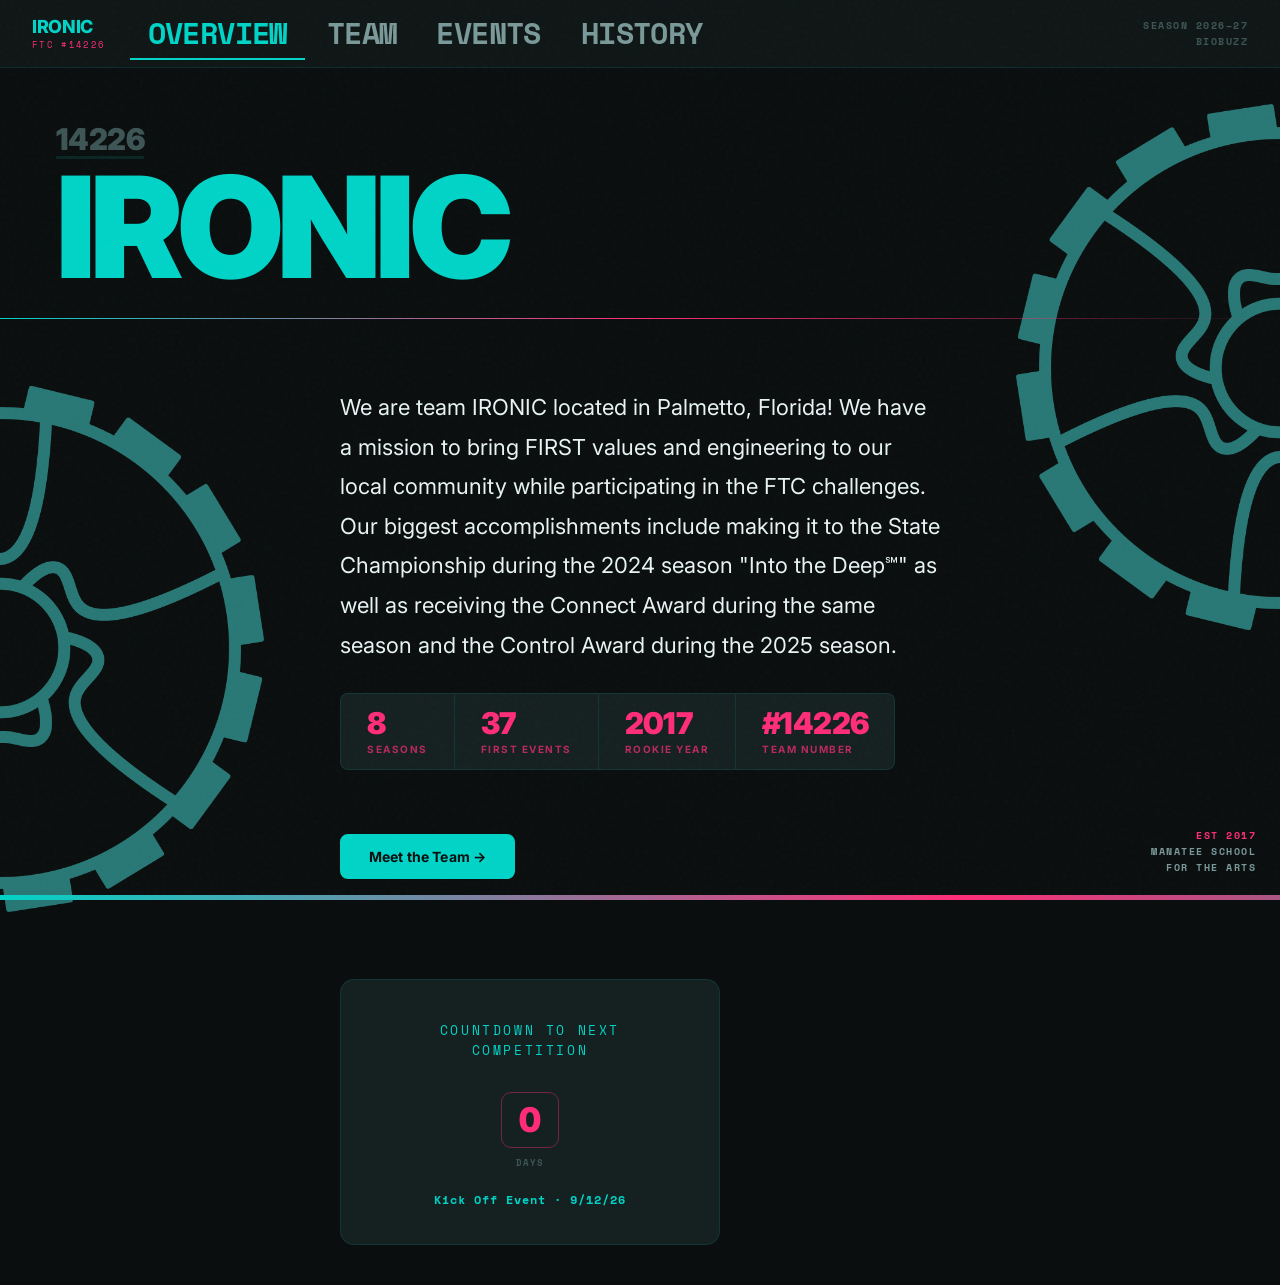
<file: index.html>
<!DOCTYPE html>
<html lang="en">
<head>
<meta charset="UTF-8">
<meta name="viewport" content="width=device-width, initial-scale=1.0">
<title>Team IRONIC</title>
<link rel="preconnect" href="https://fonts.googleapis.com">
<link rel="preconnect" href="https://fonts.gstatic.com" crossorigin>
<link href="https://fonts.googleapis.com/css2?family=Inter:wght@300;400;500;600;700;800;900&family=Space+Mono:wght@400;700&display=swap" rel="stylesheet">
<link rel="stylesheet" href="style.css">
</head>
<!--
  HOME / OVERVIEW PAGE

  What's on this page, top to bottom:
    1. Top bar (nav), same one every page uses
    2. Hero banner, team name plus the spinning gears
    3. Overview section, the paragraph, stat numbers, button and countdown card
    4. RGB strip at the very bottom

  Quick edits:
  - Bio paragraph, edit the <p class="lead"> text below.
  - Stat numbers (Seasons, FIRST Events, Rookie Year, Team #), edit
    the .hero-stat-num spans.
  - Countdown date, set NEXT_COMP_DATE in script.js. The card now
    only shows Days (hours/min/sec were dropped from both here and
    script.js) — so it only needs re-checking once a day, not once
    a second.
  - "14226" under the team name uses type-caption-heading now
    (bumped up from type-subhead) so it reads bigger.
  - Full notes on this file's CSS are in style-guide.pdf, sections
    6 through 10.
  - Text sizing (headline, subhead, body copy, caption heading,
    caption, button) comes from the shared "type-" classes in
    style.css section 15. Anything using Space Mono also gets the
    "mono" class from that same section.
-->
<body data-page="index.html">


<!-- TOP BAR -->
<header class="topbar">
  <div class="topbar-brand">
    <div class="topbar-logo"><span>IRON</span>IC</div>
    <div class="topbar-number mono">FTC #14226</div>
  </div>
  <nav class="topbar-links">
    <a class="nav-link type-caption-heading" href="index.html">Overview</a>
    <a class="nav-link type-caption-heading" href="team.html">Team</a>
    <a class="nav-link type-caption-heading" href="events.html">Events</a>
    <a class="nav-link type-caption-heading" href="history.html">History</a>
  </nav>
  <div class="topbar-meta type-caption mono">
    Season 2026–27<br>
    BIOBUZZ
  </div>
</header>

  <main>

<div class="page active" id="page-overview">

  <!-- Hero banner: title on the left, EST/school info bottom right,
       gears hanging off the bottom corners -->
  <div class="hero-banner-wrap">

    <div class="hero-desktop">

      <!-- title block -->
      <div class="hero-top-row">
        <div class="hero-title-block">
          <div class="hero-teamnum type-caption-heading">14226</div>
          <div class="hero-teamname type-hero-headline">IRONIC</div>
        </div>
      </div>

      <!-- meta info, bottom right corner -->
      <div class="hero-meta-block">
        <div class="hero-meta-line type-caption mono">EST 2017</div>
        <div class="hero-meta-line type-caption mono">Manatee School</div>
        <div class="hero-meta-line type-caption mono">for the Arts</div>
      </div>

      <!-- decorative spinning gears, bleed off the corners -->
      <div class="hero-gear-desktop-left">
        <img src="gear.png" alt="" class="gear-spin">
      </div>
      <div class="hero-gear-desktop-right">
        <img src="gear.png" alt="" class="gear-spin-reverse">
      </div>

      <!-- cutoff line -->
      <div class="hero-cutoff-line"></div>
    </div>

  </div>

  <!-- OVERVIEW: lead paragraph + stat pills + CTA (left) / countdown card (right) -->
  <div class="overview-hero" style="grid-template-columns: 1fr; border-right: none; border-bottom: none; background: transparent; position: relative; z-index: 2; align-items: start; min-height: 0; margin-top: -100px;">

    <div class="hero-text" style="border-right: none; padding: 0px 340px 40px 340px; background: transparent; display: flex; flex-direction: row; align-items: flex-end; justify-content: flex-start; gap: 60px; flex-wrap: wrap;">

      <!-- left: paragraph + stats -->
      <div style="flex: 1 1 480px; min-width: 0;">
        <p class="lead type-body" style="max-width: 640px; margin-bottom: 28px;">We are team IRONIC located in Palmetto, Florida! We have a mission to bring FIRST values and engineering to our local community while participating in the FTC challenges. Our biggest accomplishments include making it to the State Championship during the 2024 season "Into the Deep℠" as well as receiving the Connect Award during the same season and the Control Award during the 2025 season.</p>

        <!-- fact box / stats bar -->
        <div class="hero-stats" style="position: relative; z-index: 3;">
          <div class="hero-stat">
            <span class="hero-stat-num type-caption-heading">8</span>
            <span class="hero-stat-label type-caption">Seasons</span>
          </div>
          <div class="hero-stat-div"></div>
          <div class="hero-stat">
            <span class="hero-stat-num type-caption-heading">37</span>
            <span class="hero-stat-label type-caption">FIRST Events</span>
          </div>
          <div class="hero-stat-div"></div>
          <div class="hero-stat">
            <span class="hero-stat-num type-caption-heading">2017</span>
            <span class="hero-stat-label type-caption">Rookie Year</span>
          </div>
          <div class="hero-stat-div"></div>
          <div class="hero-stat">
            <span class="hero-stat-num type-caption-heading">#14226</span>
            <span class="hero-stat-label type-caption">Team Number</span>
          </div>
        </div>

        <button class="type-button" onclick="window.location.href='team.html'" style="
          margin-top: 24px;
          padding: 12px 27px;
          background: var(--teal);
          color: var(--bg);
          border: 2px solid var(--teal);
          border-radius: 8px;
          cursor: pointer;
          transition: background 0.15s, color 0.15s, border-color 0.15s;
        " onmouseover="this.style.background='transparent'; this.style.color='var(--pink)'; this.style.borderColor='var(--pink)';" onmouseout="this.style.background='var(--teal)'; this.style.color='var(--bg)'; this.style.borderColor='var(--teal)';">
          Meet the Team →
        </button>
      </div>

      <!-- right side: countdown card, lines up with the stats bar automatically -->
      <div class="countdown-card" id="countdownCard" style="flex: 0 0 380px; align-self: flex-start; margin-top: 40px;">
        <div class="countdown-label mono">
          Countdown to Next Competition
        </div>
        <div class="countdown-digits">
          <div class="countdown-unit">
            <div class="countdown-num" id="cd-days">--</div>
            <div class="countdown-sublabel mono">Days</div>
          </div>
        </div>
        <div class="countdown-event mono">Kick Off Event · 9/12/26</div>
      </div>

    </div>
  </div>
</div>

</main>

<!-- RGB light strip, cycles through site colors at the very bottom of the page -->
<div class="rgb-strip"></div>

<script src="script.js"></script>
</body>
</html>
</file>
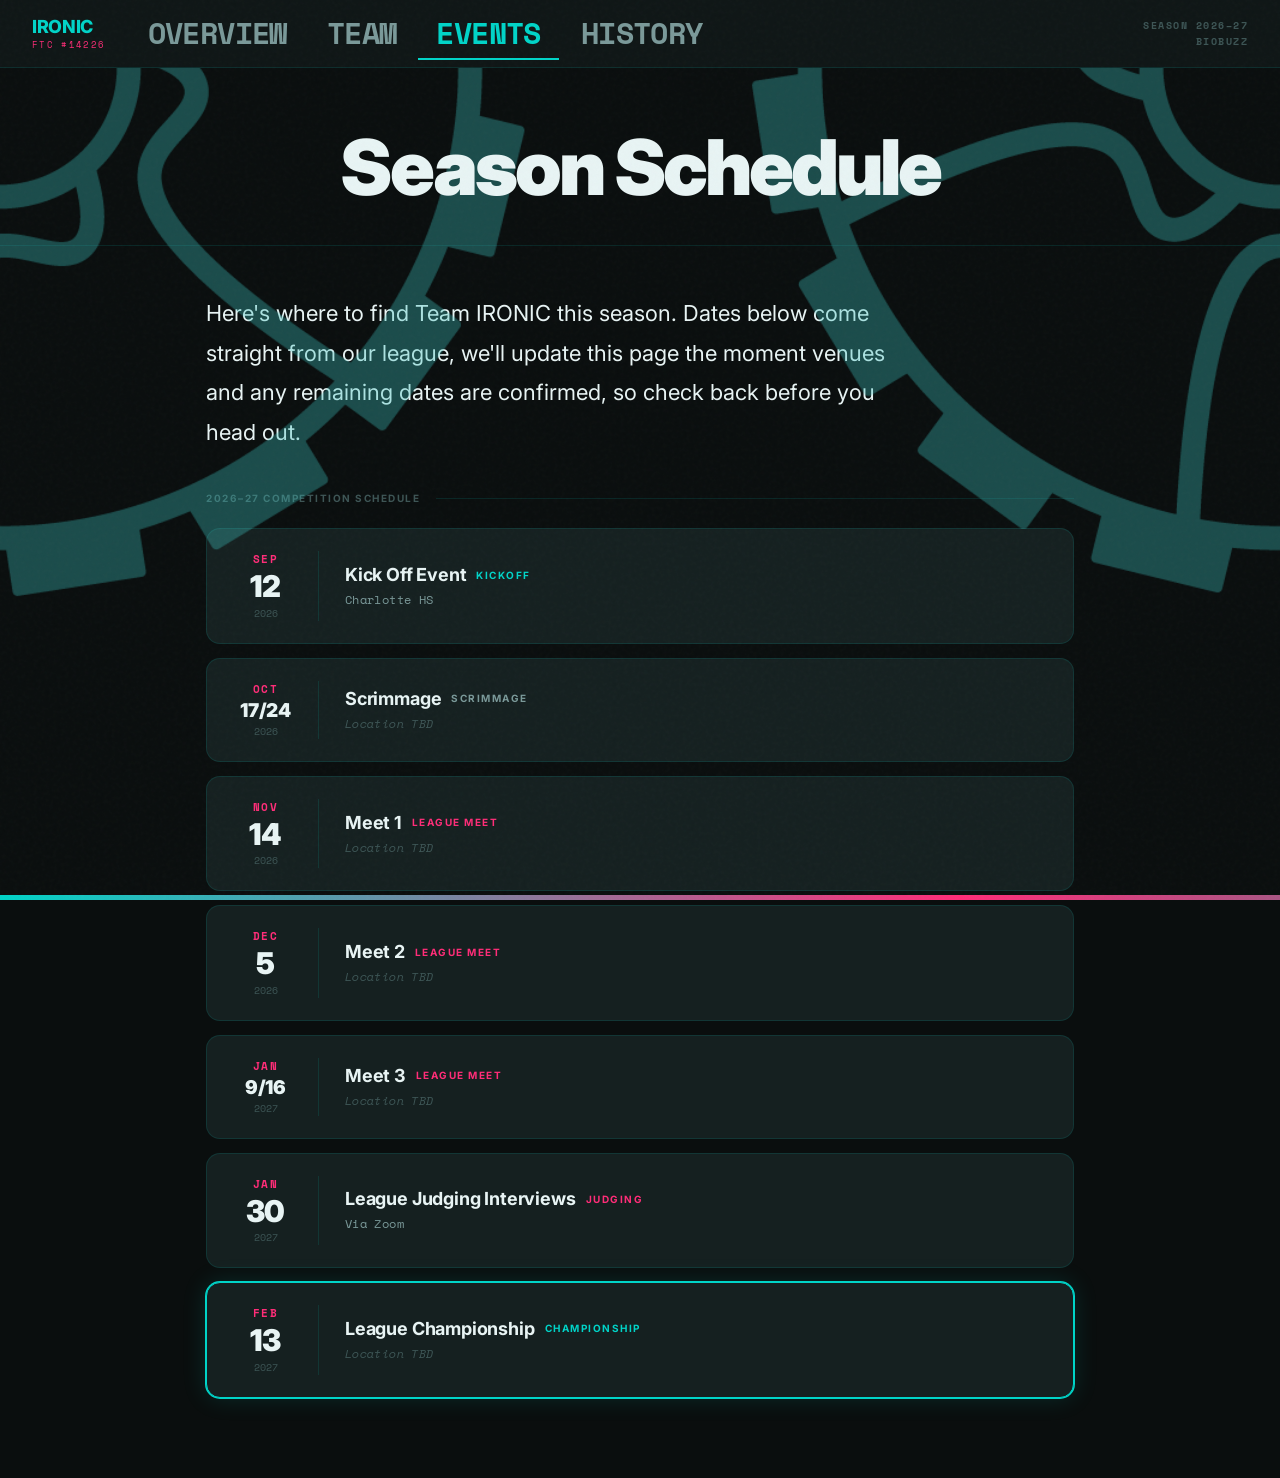
<file: events.html>
<!DOCTYPE html>
<html lang="en">
<head>
<meta charset="UTF-8">
<meta name="viewport" content="width=device-width, initial-scale=1.0">
<title>Team IRONIC</title>
<link rel="preconnect" href="https://fonts.googleapis.com">
<link rel="preconnect" href="https://fonts.gstatic.com" crossorigin>
<link href="https://fonts.googleapis.com/css2?family=Inter:wght@300;400;500;600;700;800;900&family=Space+Mono:wght@400;700&display=swap" rel="stylesheet">
<link rel="stylesheet" href="style.css">
</head>
<!--
  EVENTS / SCHEDULE PAGE

  What's on this page, top to bottom:
    1. Top bar (nav), same one every page uses
    2. Page header, "Season Schedule" title plus the corner gears —
       this is the only page that still has them (Team's copy got
       removed) and the faint year watermark got dropped here too
    3. Events content, intro text, and .event-timeline

  How to add an event:
  Copy one <div class="event-card"> block inside .event-timeline and
  edit the month, day, year, event name and location.

  The event type tag used to be a pill badge, that got dropped. It's
  now just plain text using the shared "type-caption" class plus a
  color: "text-teal" for kickoff/championship, "text-pink" for
  meet/judging, "text-dim" for scrimmage. Add class "featured" to
  event-card for the glowing highlight, that's what the championship
  uses.

  Full notes on this file's CSS are in style-guide.pdf, section 11.
-->
<body data-page="events.html">


<!-- TOP BAR -->
<header class="topbar">
  <div class="topbar-brand">
    <div class="topbar-logo"><span>IRON</span>IC</div>
    <div class="topbar-number mono">FTC #14226</div>
  </div>
  <nav class="topbar-links">
    <a class="nav-link type-caption-heading" href="index.html">Overview</a>
    <a class="nav-link type-caption-heading" href="team.html">Team</a>
    <a class="nav-link type-caption-heading" href="events.html">Events</a>
    <a class="nav-link type-caption-heading" href="history.html">History</a>
  </nav>
  <div class="topbar-meta type-caption mono">
    Season 2026–27<br>
    BIOBUZZ
  </div>
</header>

  <main>

<div class="page active" id="page-events">
  <div class="page-header" style="position: relative; text-align: center; overflow: visible;">
    <h1 class="page-title type-headline" style="white-space: nowrap; position: relative; z-index: 3;">Season Schedule</h1>

    <!-- top-right gear -->
    <div style="position: absolute; top: 0; right: 0; width: 600px; height: 600px; overflow: hidden; pointer-events: none; z-index: 1;">
      <img src="gear.png" alt="" style="position: absolute; top: -600px; right: -600px; width: 1200px; height: 1200px; opacity: 0.35; animation: spin-cw 20s linear infinite;">
    </div>

    <!-- top-left gear -->
    <div style="position: absolute; top: 0; left: 0; width: 600px; height: 600px; overflow: hidden; pointer-events: none; z-index: 1;">
      <img src="gear.png" alt="" style="position: absolute; top: -600px; left: -600px; width: 1200px; height: 1200px; opacity: 0.35; animation: spin-ccw 20s linear infinite;">
    </div>
  </div>

  <div class="events-content">

    <p class="lead type-body events-intro">
      Here's where to find Team IRONIC this season. Dates below come straight from our league, we'll
      update this page the moment venues and any remaining dates are confirmed, so check back before you head out.
    </p>

    <div class="events-section-title type-caption">2026–27 Competition Schedule</div>

    <div class="event-timeline">

      <!-- Kick Off -->
      <div class="event-card">
        <div class="event-date-block">
          <div class="event-month mono">Sep</div>
          <div class="event-day type-caption-heading">12</div>
          <div class="event-year mono">2026</div>
        </div>
        <div class="event-body">
          <div class="event-name-row">
            <span class="event-name">Kick Off Event</span>
            <span class="type-caption text-teal">Kickoff</span>
          </div>
          <div class="event-location mono">Charlotte HS</div>
        </div>
      </div>

      <!-- Scrimmage -->
      <div class="event-card">
        <div class="event-date-block">
          <div class="event-month mono">Oct</div>
          <div class="event-day multi type-caption-heading">17/24</div>
          <div class="event-year mono">2026</div>
        </div>
        <div class="event-body">
          <div class="event-name-row">
            <span class="event-name">Scrimmage</span>
            <span class="type-caption text-dim">Scrimmage</span>
          </div>
          <div class="event-location tbd mono">Location TBD</div>
        </div>
      </div>

      <!-- Meet 1 -->
      <div class="event-card">
        <div class="event-date-block">
          <div class="event-month mono">Nov</div>
          <div class="event-day type-caption-heading">14</div>
          <div class="event-year mono">2026</div>
        </div>
        <div class="event-body">
          <div class="event-name-row">
            <span class="event-name">Meet 1</span>
            <span class="type-caption text-pink">League Meet</span>
          </div>
          <div class="event-location tbd mono">Location TBD</div>
        </div>
      </div>

      <!-- Meet 2 -->
      <div class="event-card">
        <div class="event-date-block">
          <div class="event-month mono">Dec</div>
          <div class="event-day type-caption-heading">5</div>
          <div class="event-year mono">2026</div>
        </div>
        <div class="event-body">
          <div class="event-name-row">
            <span class="event-name">Meet 2</span>
            <span class="type-caption text-pink">League Meet</span>
          </div>
          <div class="event-location tbd mono">Location TBD</div>
        </div>
      </div>

      <!-- Meet 3 -->
      <div class="event-card">
        <div class="event-date-block">
          <div class="event-month mono">Jan</div>
          <div class="event-day multi type-caption-heading">9/16</div>
          <div class="event-year mono">2027</div>
        </div>
        <div class="event-body">
          <div class="event-name-row">
            <span class="event-name">Meet 3</span>
            <span class="type-caption text-pink">League Meet</span>
          </div>
          <div class="event-location tbd mono">Location TBD</div>
        </div>
      </div>

      <!-- Judging -->
      <div class="event-card">
        <div class="event-date-block">
          <div class="event-month mono">Jan</div>
          <div class="event-day type-caption-heading">30</div>
          <div class="event-year mono">2027</div>
        </div>
        <div class="event-body">
          <div class="event-name-row">
            <span class="event-name">League Judging Interviews</span>
            <span class="type-caption text-pink">Judging</span>
          </div>
          <div class="event-location mono">Via Zoom</div>
        </div>
      </div>

      <!-- Championship -->
      <div class="event-card featured">
        <div class="event-date-block">
          <div class="event-month mono">Feb</div>
          <div class="event-day type-caption-heading">13</div>
          <div class="event-year mono">2027</div>
        </div>
        <div class="event-body">
          <div class="event-name-row">
            <span class="event-name">League Championship</span>
            <span class="type-caption text-teal">Championship</span>
          </div>
          <div class="event-location tbd mono">Location TBD</div>
        </div>
      </div>

    </div>

  </div>

</div>

</main>

<!-- RGB light strip, cycles through site colors at the very bottom of the page -->
<div class="rgb-strip"></div>

<script src="script.js"></script>
</body>
</html>
</file>
<file: style.css>
/* TABLE OF CONTENTS
   Full explanations for each numbered section live in
   style-guide.pdf. This file just keeps the section markers so you
   can jump around fast.

   1.  Color variables
   2.  Baseline setup
   3.  Background texture
   4.  Navigation bar
   5.  Page intersection with nav prevention
   6.  Page headlines
   7.  Index - General overview
   8.  Index - decoration
   9.  Gear spinning animation
   10. Event countdown card
   11. Events overall page
   12. Team overall page
   13. Scroll bar
   14. RGB strip
   15. Typography system
   16. Utility text colors
   17. History - past seasons page
*/


/* 1. Color variables */
:root {
  --teal: #00D4C8;
  --teal-dim: #00A89E;
  --teal-glow: rgba(0,212,200,0.15);
  --teal-border: rgba(0,212,200,0.3);
  --pink: #FF2D78;
  --pink-dim: rgba(255,45,120,0.15);
  --bg: #0A0E0E;
  --bg2: #0F1616;
  --bg3: #131E1E;
  --surface: #152020;
  --surface2: #1C2B2B;
  --text: #E8F4F4;
  --text-dim: #7A9999;
  --text-muted: #3D5555;
  --border: rgba(0,212,200,0.12);
}


/* 2. Baseline setup */
* { margin: 0; padding: 0; box-sizing: border-box; }

html { scroll-behavior: smooth; }

body {
  background: var(--bg);
  color: var(--text);
  font-family: "Inter", sans-serif;
  font-weight: 400;
  min-height: 100vh;
  overflow-x: hidden;
}


/* 3. Background texture */
body::before {
  content: "";
  position: fixed;
  inset: 0;
  background-image: url("data:image/svg+xml,%3Csvg viewBox='0 0 256 256' xmlns='http://www.w3.org/2000/svg'%3E%3Cfilter id='noise'%3E%3CfeTurbulence type='fractalNoise' baseFrequency='0.9' numOctaves='4' stitchTiles='stitch'/%3E%3C/filter%3E%3Crect width='100%25' height='100%25' filter='url(%23noise)' opacity='0.04'/%3E%3C/svg%3E");
  pointer-events: none;
  z-index: 9999;
  opacity: 0.6;
}


/* 4. Navigation bar */
.topbar {
  position: fixed;
  top: 0; left: 0; right: 0;
  height: 68px;
  background: var(--bg2);
  border-bottom: 1px solid var(--border);
  display: flex;
  align-items: center;
  justify-content: flex-start;
  gap: 24px;
  padding: 0 32px;
  z-index: 200;
}

.topbar-brand {
  display: flex;
  flex-direction: column;
  justify-content: center;
  flex-shrink: 0;
  line-height: 1.2;
}

.topbar-logo {
  font-family: "Inter", sans-serif;
  font-size: 18px;
  font-weight: 800;
  color: var(--teal);
  letter-spacing: -0.02em;
}

.topbar-number {
  font-size: 9px;
  color: var(--pink);
  letter-spacing: 0.15em;
  margin-top: 3px;
}

.topbar-links {
  display: flex;
  align-items: center;
  gap: 4px;
}

.nav-link {
  display: inline-flex;
  align-items: center;
  padding: 10px 18px;
  cursor: pointer;
  transition: all 0.2s;
  border-bottom: 2px solid transparent;
  color: var(--text-dim);
  text-transform: uppercase;
  text-decoration: none;
  position: relative;
}

.nav-link:hover { color: var(--teal); border-bottom-color: var(--teal-dim); }

.nav-link.active {
  color: var(--teal);
  border-bottom-color: var(--teal);
}

.nav-link:nth-child(even):hover { color: var(--pink); border-bottom-color: var(--pink); }

.topbar-meta {
  color: var(--text-muted);
  text-align: right;
  line-height: 1.6;
  flex-shrink: 0;
  margin-left: auto;
}

/* Swapped the top nav out of Inter and onto the site's other existing
   typeface (Space Mono, already used everywhere via ".mono") instead
   of the heavy uppercase Inter it had from .type-caption-heading.
   Written as ".topbar .nav-link" (not just ".nav-link") so it beats
   .type-caption-heading's font-family on specificity — no new font
   was added, this just points at the other one already loaded. */
.topbar .nav-link { font-family: "Space Mono", monospace; }


/* 5. Page intersection with nav prevention */
main { margin-left: 0; margin-top: 68px; min-height: 100vh; }

.page { display: none; animation: fadeIn 0.3s ease; }
.page.active { display: block; }
@keyframes fadeIn { from { opacity:0; transform:translateY(6px); } to { opacity:1; transform:translateY(0); } }


/* 6. Page headlines */
.page-header {
  padding: 64px 56px 40px;
  position: relative; overflow: hidden;
  border-bottom: 1px solid var(--border);
}

.page-title { color: var(--text); }


/* 7. Index - General overview */
.overview-hero {
  display: grid; grid-template-columns: 1fr 420px;
  gap: 0; align-items: stretch; min-height: 380px;
  border-bottom: 1px solid var(--border);
}
.hero-text {
  padding: 56px 56px 48px;
  border-right: 1px solid var(--border);
  display: flex; flex-direction: column; justify-content: space-between;
}


/* 8. Index - decoration */
.hero-banner-wrap {
  position: relative;
  width: 100%;
  overflow: visible;
  background: var(--bg);
}

.hero-desktop {
  position: relative;
  padding: 56px 56px 0;
  min-height: 420px;
}

.hero-top-row {
  display: flex;
  justify-content: space-between;
  align-items: flex-start;
  position: relative;
  z-index: 3;
  margin-bottom: 28px;
}

.hero-teamnum {
  color: var(--text-muted);
  text-decoration: underline;
  text-decoration-color: var(--border);
  text-underline-offset: 6px;
  margin-bottom: 8px;
}

.hero-teamname { color: var(--teal); }

.hero-meta-block {
  position: fixed;
  bottom: 24px;
  right: 24px;
  text-align: right;
  z-index: 50;
}
.hero-meta-line { color: var(--text-dim); line-height: 1.6; }
.hero-meta-line:first-child { color: var(--pink); font-weight: 700; }

.hero-stats {
  display: flex;
  align-items: stretch;
  border: 1px solid var(--border);
  border-radius: 8px;
  overflow: hidden;
  width: fit-content;
  position: relative;
  z-index: 3;
  background: var(--surface);
  margin-bottom: 40px;
}
.hero-stat {
  padding: 14px 26px;
  display: flex;
  flex-direction: column;
  gap: 3px;
}
.hero-stat-num { color: var(--pink); }
.hero-stat-label { color: var(--pink); opacity: 0.7; }
.hero-stat-div { width: 1px; background: var(--border); flex-shrink: 0; }

.hero-gear-desktop-left {
  position: absolute;
  bottom: -460px; left: -300px;
  width: 600px;
  opacity: 0.6;
  z-index: 1;
  pointer-events: none;
}
.hero-gear-desktop-right {
  position: absolute;
  bottom: -180px; right: -300px;
  width: 600px;
  opacity: 0.6;
  z-index: 1;
  pointer-events: none;
}

.hero-cutoff-line {
  position: relative;
  z-index: 3;
  height: 1px;
  background: linear-gradient(90deg, var(--teal), var(--pink), transparent);
  margin: 0 -56px;
}


/* 9. Gear spinning animation */
@keyframes spin-cw  { from { transform: rotate(0deg); } to { transform: rotate(360deg); } }
@keyframes spin-ccw { from { transform: rotate(0deg); } to { transform: rotate(-360deg); } }
.gear-spin         { animation: spin-cw  20s linear infinite; display: block; width: 100%; }
.gear-spin-reverse { animation: spin-ccw 20s linear infinite; display: block; width: 100%; }


/* 10. Event countdown card */
.countdown-card {
  background: var(--surface);
  border: 1px solid var(--border);
  border-radius: 14px;
  padding: 40px 40px 36px;
}
.countdown-label {
  font-size: 13px;
  color: var(--teal);
  letter-spacing: 0.2em;
  text-transform: uppercase;
  display: flex;
  align-items: center;
  justify-content: center;
  text-align: center;
  gap: 10px;
  margin-bottom: 32px;
}

.countdown-digits {
  display: flex;
  align-items: flex-start;
  justify-content: center;
  gap: 8px;
}
.countdown-unit {
  display: flex;
  flex-direction: column;
  align-items: center;
  gap: 8px;
}
.countdown-num {
  font-family: "Inter", sans-serif;
  font-size: 34px;
  font-weight: 900;
  color: var(--pink);
  letter-spacing: 0.02em;
  line-height: 1;
  border: 1px solid rgba(255,45,120,0.4);
  border-radius: 10px;
  padding: 10px 6px;
  min-width: 58px;
  text-align: center;
  font-variant-numeric: tabular-nums;
}
.countdown-sublabel {
  font-size: 9px;
  font-weight: 700;
  letter-spacing: 0.12em;
  text-transform: uppercase;
  color: var(--text-muted);
}
.countdown-event {
  font-size: 12px;
  font-weight: 700;
  color: var(--teal);
  letter-spacing: 0.08em;
  text-align: center;
  margin-top: 22px;
}


/* 11. Events overall page */
.events-section-title {
  color: var(--text-muted);
  margin-bottom: 24px; display: flex; align-items: center; gap: 16px;
}
.events-section-title::after { content: ""; flex: 1; height: 1px; background: var(--border); }

.events-content { padding: 48px 56px 72px; max-width: 980px; margin: 0 auto; }
.events-intro { margin-bottom: 40px; }

.event-timeline {
  display: flex;
  flex-direction: column;
  gap: 14px;
  margin-bottom: 8px;
}

.event-card {
  display: flex;
  align-items: center;
  gap: 26px;
  background: var(--surface);
  border: 1px solid var(--border);
  border-radius: 14px;
  padding: 22px 28px;
  transition: border-color 0.2s, transform 0.2s;
}
.event-card:hover { border-color: var(--teal-border); transform: translateX(4px); }
.event-card.featured {
  border-color: var(--teal);
  box-shadow: 0 0 0 1px var(--teal), 0 0 24px var(--teal-glow);
}

.event-date-block {
  flex-shrink: 0;
  width: 84px;
  text-align: center;
  border-right: 1px solid var(--border);
  padding-right: 22px;
}
.event-month {
  font-size: 11px; font-weight: 700; letter-spacing: 0.15em;
  text-transform: uppercase; color: var(--pink);
  margin-bottom: 4px;
}
.event-day { color: var(--text); }
.event-day.multi { font-size: 19px; }
.event-year {
  font-size: 10px; color: var(--text-muted); margin-top: 3px;
}

.event-body { flex: 1; min-width: 0; }
.event-name-row {
  display: flex; align-items: center; gap: 10px; flex-wrap: wrap;
  margin-bottom: 6px;
}
.event-name {
  font-size: 18px; font-weight: 700; color: var(--text); letter-spacing: -0.01em;
}

.event-location {
  font-size: 12px; color: var(--text-dim); letter-spacing: 0.03em;
}
.event-location.tbd { color: var(--text-muted); font-style: italic; }


/* 12. Team overall page */
.team-content { padding: 48px 56px 72px; }
.team-grid {
  display: flex !important;
  flex-wrap: wrap !important;
  justify-content: center !important;
  width: 100% !important;
  gap: 28px 24px; margin-bottom: 56px;
}
.team-card {
  background: transparent; border: none; border-radius: 0;
  overflow: visible; transition: transform 0.2s;
  width: 210px; flex-shrink: 0;
}
.team-card:hover { transform: translateY(-6px); }
.team-card-img { position: relative; aspect-ratio: 3/4; overflow: hidden; border-radius: 4px; margin-bottom: 14px; }
.team-card-img img {
  width: 100%; height: 100%; object-fit: cover;
  filter: saturate(0) brightness(0.6); transition: filter 0.35s;
}
.team-card:hover .team-card-img img { filter: saturate(0.2) brightness(0.75); }
.team-card-img::after {
  content: ""; position: absolute; bottom: 0; left: 0; right: 0;
  height: 60%; background: linear-gradient(to top, rgba(10,14,14,0.85), transparent);
}
.team-card-img::before {
  content: ""; position: absolute; bottom: 0; left: 0; right: 0; height: 2px;
  background: var(--teal); z-index: 2; transform: scaleX(0); transform-origin: left;
  transition: transform 0.3s ease;
}
.team-card:hover .team-card-img::before { transform: scaleX(1); }
.team-card.pink .team-card-img::before { background: var(--pink); }
.team-card.blue .team-card-img::before { background: var(--teal); }
.team-card-body { padding: 0; text-align: center; }
.team-card-name { color: var(--text); margin-bottom: 4px; }
.team-card-role { font-size: 11px; font-weight: 500; color: var(--teal); text-transform: uppercase; letter-spacing: 0.06em; }
.team-card.pink .team-card-role { color: var(--pink); }
.team-card.blue .team-card-role { color: var(--teal); }
.team-card-grade { font-size: 11px; color: var(--text-muted); margin-top: 3px; }

.team-content .events-section-title {
  justify-content: center;
}
.team-content .events-section-title::before {
  content: '';
  flex: 1;
  height: 1px;
  background: var(--border);
}


/* 13. Scroll bar */
::-webkit-scrollbar { width: 4px; }
::-webkit-scrollbar-track { background: var(--bg); }
::-webkit-scrollbar-thumb {
  background: linear-gradient(var(--pink), var(--teal));
  border-radius: 2px;
}


/* 14. RGB strip */
.rgb-strip {
  display: block;
  position: fixed;
  bottom: 0; left: 0; right: 0;
  height: 5px;
  background: linear-gradient(90deg,
    var(--teal), var(--pink), var(--teal-dim), var(--pink), var(--teal));
  background-size: 300% 100%;
  animation: rgbCycle 8s linear infinite;
  z-index: 250;
  pointer-events: none;
}
@keyframes rgbCycle {
  0%   { background-position: 0% 0; }
  100% { background-position: 300% 0; }
}


/* 15. Typography system */
.type-hero-headline {
  font-family: "Inter", sans-serif;
  font-size: clamp(80px, 11vw, 160px);
  font-weight: 900;
  letter-spacing: -0.04em;
  line-height: 0.9;
}

.type-headline {
  font-family: "Inter", sans-serif;
  font-size: clamp(42px, 6vw, 80px);
  font-weight: 900;
  letter-spacing: -0.04em;
  line-height: 0.95;
}

.type-subhead {
  font-family: "Inter", sans-serif;
  font-size: 18px;
  font-weight: 700;
  letter-spacing: 0.05em;
}

.type-body {
  font-family: "Inter", sans-serif;
  font-size: 22px;
  font-weight: 400;
  line-height: 1.8;
  max-width: 680px;
}

.type-caption-heading {
  font-family: "Inter", sans-serif;
  font-size: 30px;
  font-weight: 900;
  letter-spacing: -0.02em;
  line-height: 1.05;
}

.type-caption {
  font-family: "Inter", sans-serif;
  font-size: 10px;
  font-weight: 700;
  letter-spacing: 0.15em;
  text-transform: uppercase;
}

.type-button {
  font-family: "Inter", sans-serif;
  font-size: 14px;
  font-weight: 700;
  letter-spacing: 0.01em;
}

.type-names {
  font-family: "Inter", sans-serif;
  font-size: 15px;
  font-weight: 600;
  letter-spacing: -0.01em;
}

.mono { font-family: "Space Mono", monospace; }


/* 16. Utility text colors */
.text-teal { color: var(--teal); }
.text-pink { color: var(--pink); }
.text-dim  { color: var(--text-dim); }


/* 17. History - past seasons page
   Three-column pattern per Chase's whiteboard sketch:
     - left:   .history-locator, a slightly lighter bar flush against
               the very left edge of the screen, full page height,
               holding the sticky season tabs
     - center: .season-main, one big photo + write-up per season,
               with .season-awards stacked underneath it. Capped to a
               comfortable reading width and CENTERED in the space
               between the locator bar and the gallery (flex-grow
               plus auto side-margins — not pinned to the left edge
               of that space).
     - right:  .season-gallery, one tall "photo log" composite,
               width set by --gallery-w (on .history-seasons below —
               change it there, not per-block), flush against the
               true right edge of the screen (no page padding
               stopping it)

   No new type sizes here — every text element below reuses one of
   the existing "type-" classes (or the plain body font) from section
   15, same as the rest of the site.

   Each season lives in one .season-block. Copy a whole block to add
   a season, and add a matching .locator-link up in the nav column
   (href="#season-XXXX-XX" has to match the block's id). The
   scrollspy in script.js highlights whichever locator link is
   currently on screen, no manual wiring needed beyond that.

   .season-gallery holds ONE tall composite photo per season (Chase
   builds these himself once each season's write-up text is final,
   so the image comes out the right height to match). Swap the
   .gallery-photolog.placeholder div for a real
   <div class="gallery-photolog"><img src="..."></div> when that
   photo exists — no other markup changes needed. */
.history-content {
  display: flex;
  align-items: stretch; /* lets the locator bar's background stretch to match the full season list's height */
  width: 100%;
}

.history-locator {
  flex: 0 0 200px;
  background: var(--surface); /* one step lighter than the page background, same token used elsewhere for panels */
  border-right: 1px solid var(--border);
}
.history-locator-inner {
  position: sticky;
  top: 68px; /* sits right under the fixed topbar */
  padding: 40px 20px;
  display: flex;
  flex-direction: column;
  gap: 2px;
}
.history-locator-label {
  color: var(--text-muted);
  margin-bottom: 10px;
  padding: 0 14px;
}
.locator-link {
  display: flex;
  flex-direction: column;
  gap: 2px;
  padding: 10px 14px;
  border-left: 2px solid var(--border);
  color: var(--text-dim);
  text-decoration: none;
  transition: all 0.2s;
}
.locator-link:hover { color: var(--teal); border-left-color: var(--teal-dim); }
.locator-link.active {
  color: var(--teal);
  border-left-color: var(--teal);
  background: var(--surface2);
  border-radius: 0 8px 8px 0;
}
.locator-link.active .locator-game { color: var(--teal); opacity: 0.75; }

.history-seasons {
  /* --gallery-w is shared with .season-gallery and .season-block.stub
     below so the gallery's width and the stub's reserved space for
     it never drift out of sync — change it in one place. */
  --gallery-w: 460px;
  flex: 1;
  min-width: 0;
  padding: 48px 0 96px 48px; /* no right padding — lets .season-gallery run flush to the screen edge */
  display: flex;
  flex-direction: column;
  gap: 64px;
}

.season-block {
  scroll-margin-top: 24px;
  display: flex;
  align-items: stretch;
  padding-bottom: 64px;
  border-bottom: 1px solid var(--border);
}
.season-block:last-child { border-bottom: none; padding-bottom: 0; }

.season-main {
  /* flex-grow + the auto side margins center this column in
     whatever room is left between the locator bar and the gallery,
     instead of sitting flush against the locator */
  flex: 1 1 auto;
  max-width: 680px;
  min-width: 0;
  margin: 0 auto;
  display: flex;
  flex-direction: column;
}

.season-photo {
  aspect-ratio: 16/9;
  border-radius: 12px;
  overflow: hidden;
  border: 1px solid var(--border);
  background: var(--surface);
  position: relative;
}
.season-photo img { width: 100%; height: 100%; object-fit: cover; }
.season-photo.placeholder {
  display: flex;
  align-items: center;
  justify-content: center;
  color: var(--text-muted);
  text-align: center;
  padding: 20px;
}

.season-heading-row {
  display: flex;
  align-items: baseline;
  gap: 14px;
  flex-wrap: wrap;
  margin-top: 24px;
}
.season-game { color: var(--teal); }
.season-years { color: var(--text-muted); }

.season-desc { margin-top: 10px; }

.season-awards {
  margin-top: 28px;
  background: var(--surface);
  border: 1px solid var(--border);
  border-radius: 12px;
  padding: 22px 26px;
}
.season-awards-title {
  color: var(--pink);
  margin-bottom: 18px;
  display: flex;
  align-items: center;
  gap: 10px;
}
.award-list { display: flex; flex-direction: column; gap: 18px; }
.award-item { display: flex; align-items: flex-start; gap: 16px; }
.award-image {
  flex-shrink: 0;
  width: 56px;
  height: 56px;
  border-radius: 8px;
  overflow: hidden;
  border: 1px solid var(--border);
  background: var(--surface2);
}
.award-image img { width: 100%; height: 100%; object-fit: cover; }
.award-body { min-width: 0; }
.award-name { color: var(--text); display: block; margin-bottom: 4px; }
.award-desc { color: var(--text-dim); }
.season-awards.tbd { color: var(--text-muted); font-style: italic; }

.season-gallery {
  /* One tall "photo log" per season rather than a grid of small
     shots — Chase builds this as a single composite image sized to
     the write-up once the text is final. Fixed width (--gallery-w,
     set on .history-seasons above), flush against the screen's
     right edge since nothing pads .history-content/.history-seasons
     on that side. */
  flex: 0 0 var(--gallery-w);
  display: flex;
}
.gallery-photolog {
  flex: 1;
  border-radius: 12px 0 0 12px;
  border: 1px dashed var(--border);
  border-right: none;
  background: var(--surface2);
  overflow: hidden;
}
.gallery-photolog img { display: block; width: 100%; height: 100%; object-fit: cover; }
.gallery-photolog.placeholder {
  display: flex;
  align-items: center;
  justify-content: center;
  text-align: center;
  color: var(--text-muted);
}

/* The founding-year block has no gallery, but it still reserves
   that same width on its right so its centered text lines up with
   every other season's centered text above/below it. */
.season-block.stub { padding-right: var(--gallery-w); }

@media (max-width: 980px) {
  .history-content { flex-direction: column; }
  .history-locator {
    flex: 0 0 auto;
    border-right: none;
    border-bottom: 1px solid var(--border);
  }
  .history-locator-inner {
    position: static;
    flex-direction: row;
    flex-wrap: wrap;
    padding: 20px;
  }
  .history-seasons { padding: 32px 24px 64px 24px; }
  .season-block { flex-direction: column; }
  .season-block.stub { padding-right: 0; }
  .season-main { max-width: none; margin: 0; }
  .season-gallery { flex-basis: auto; min-height: 220px; margin-top: 20px; }
  .gallery-photolog { border-radius: 12px; border-right: 1px dashed var(--border); }
}
</file>
